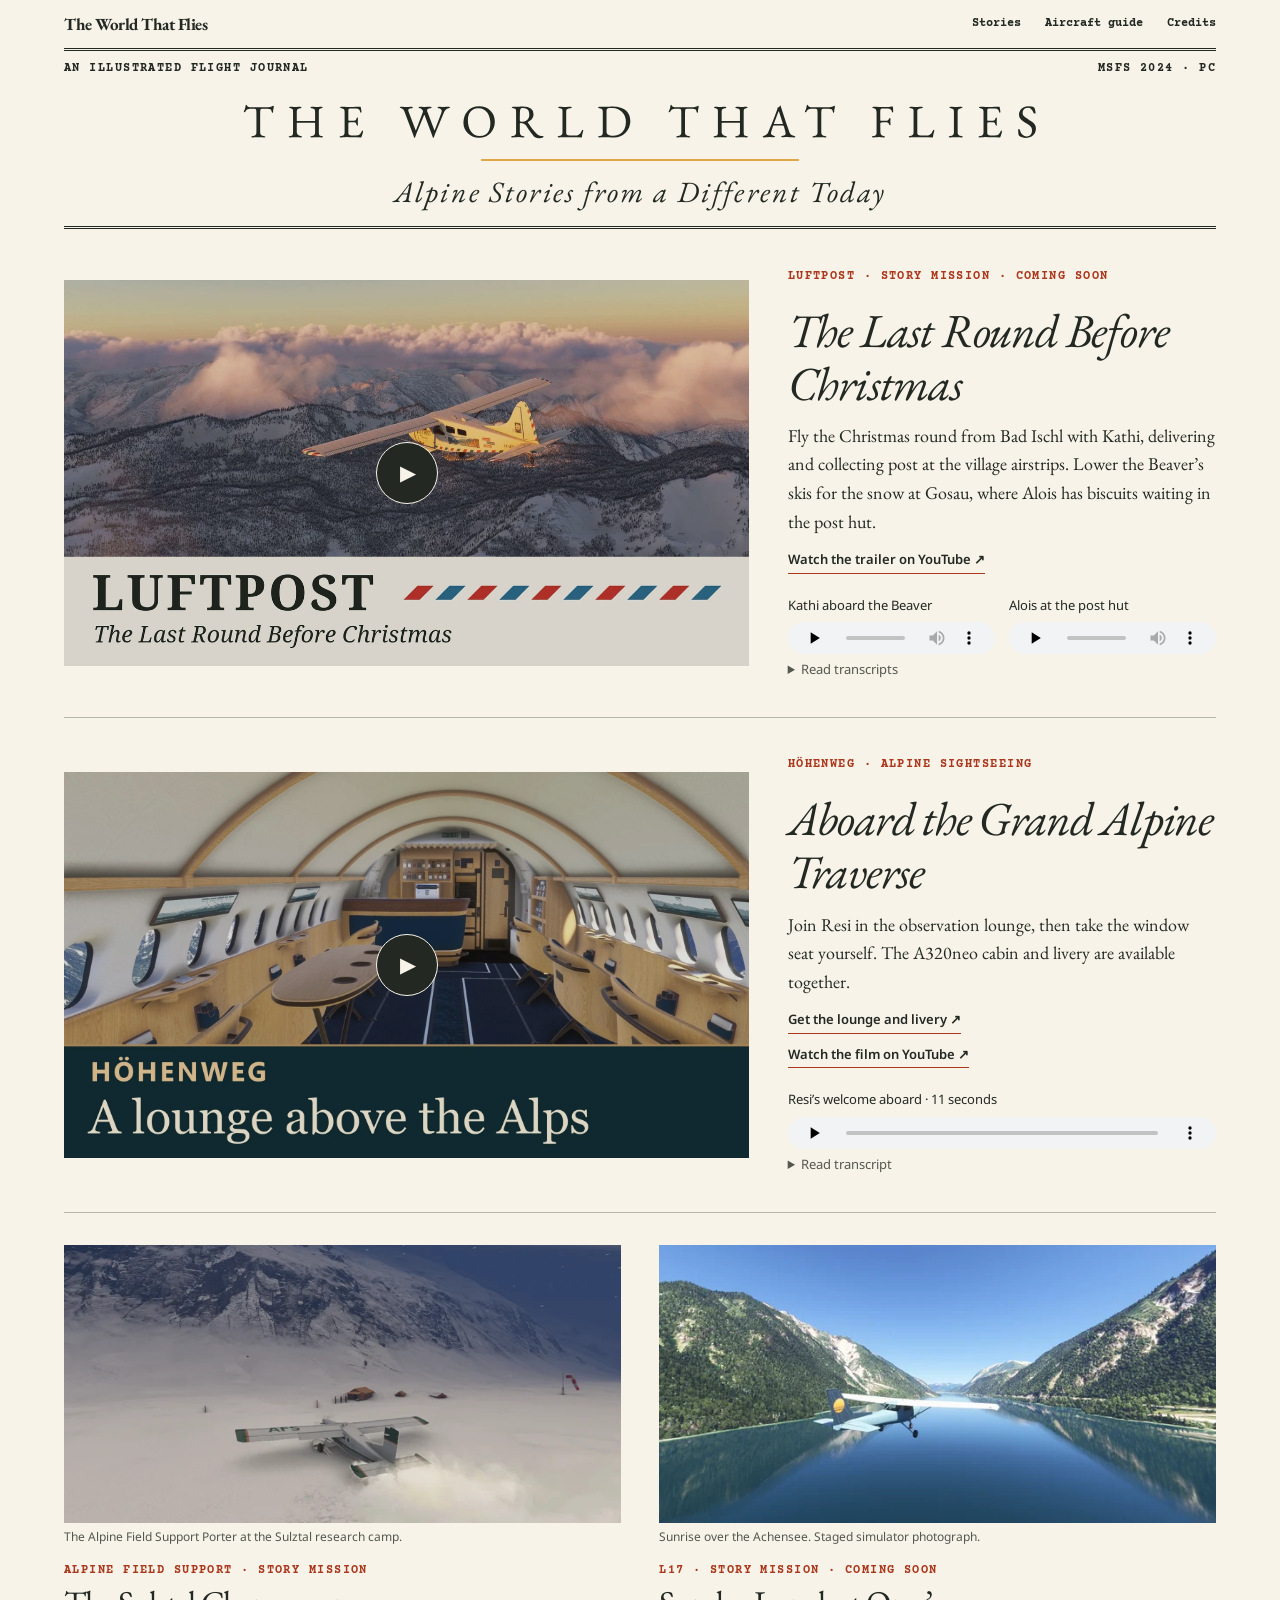
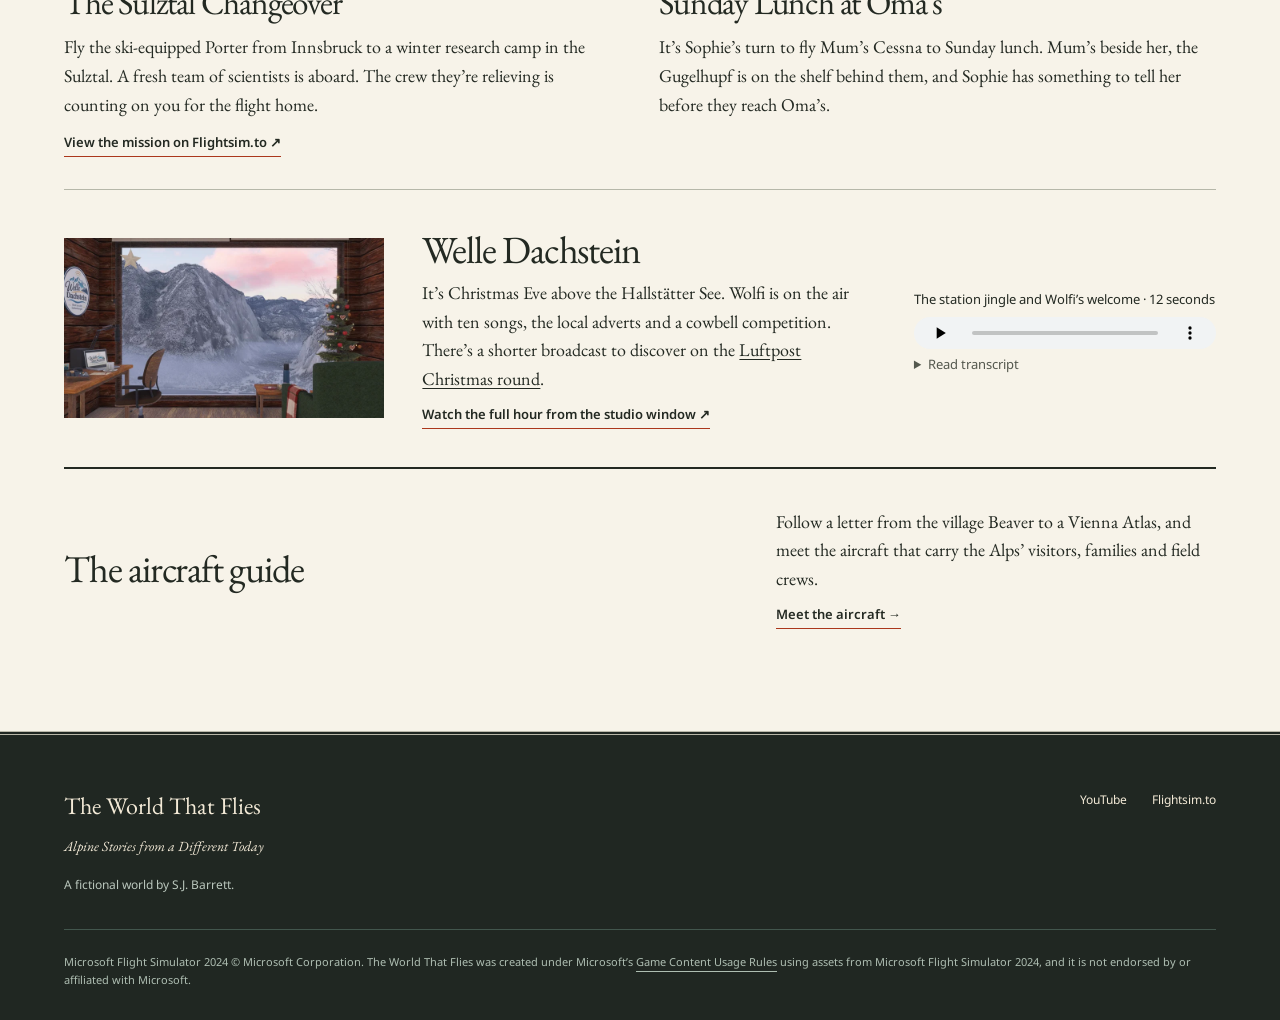
<file: index.html>
<!doctype html>
<html lang="en"><head>
  <meta charset="utf-8"><meta name="viewport" content="width=device-width, initial-scale=1">
  <meta name="description" content="Alpine stories for Microsoft Flight Simulator 2024. Preview the upcoming Luftpost story mission, explore the HÖHENWEG sightseeing lounge and meet the aircraft."><link rel="canonical" href="https://theworldthatflies.com/">
  <meta property="og:type" content="website">
  <meta property="og:site_name" content="The World That Flies">
  <meta property="og:title" content="Alpine Stories from a Different Today · The World That Flies">
  <meta property="og:description" content="Alpine stories for Microsoft Flight Simulator 2024. Preview the upcoming Luftpost story mission, explore the HÖHENWEG sightseeing lounge and meet the aircraft.">
  <meta property="og:url" content="https://theworldthatflies.com/">
  <meta property="og:image" content="https://theworldthatflies.com/assets/first-edition-share.jpg">
  <meta property="og:image:alt" content="The Luftpost Beaver over snowy Alpine ridges at sunset">
  <meta name="twitter:card" content="summary_large_image">
  <title>Alpine Stories from a Different Today · The World That Flies</title>
  <link rel="icon" href="/favicon-plane.png" sizes="64x64" type="image/png">
  <link rel="stylesheet" href="/style.css"><link rel="stylesheet" href="/journal.css"><link rel="stylesheet" href="./edition.css">
  <script defer src="/script.js"></script></head><body>
  <a class="skip" href="#main">Skip to content</a>
  <header class="site-header"><a class="brand" href="./">The World That Flies</a><nav aria-label="Main navigation"><a href="./#stories">Stories</a><a href="./aircraft/">Aircraft guide</a><a href="./#credits">Credits</a></nav></header>
<main id="main"><div class="journal-mast" id="world">
  <div class="imprint"><span>An illustrated flight journal</span><span>MSFS 2024 · PC</span></div>
  <h1><img src="/assets/journal-wordmark.svg" width="927" height="41" alt="The World That Flies"></h1>
  <p>Alpine Stories from a Different Today</p>
</div>
<div class="edition" id="stories">
  <article class="feature-film" id="films"><div class="video" data-video="kfa1qnIf0CE" data-title="Luftpost trailer"><button class="play" type="button" aria-label="Play the Luftpost trailer"><img class="" src="/assets/luftpost-trailer.webp" alt="The postal Beaver flying over snowy ridges at sunset" loading="lazy" decoding="async"><span class="play-symbol" aria-hidden="true">▶</span></button></div>
    <div><p class="eyebrow">Luftpost · Story mission · Coming soon</p><h2 id="luftpost">The Last Round Before Christmas</h2>
    <p>Fly the Christmas round from Bad Ischl with Kathi, delivering and collecting post at the village airstrips. Lower the Beaver’s skis for the snow at Gosau, where Alois has biscuits waiting in the post hut.</p>
    <a class="text-link" href="https://www.youtube.com/watch?v=kfa1qnIf0CE">Watch the trailer on YouTube ↗</a>
    <div class="cast-clips" id="luftpost-voices">
      <div><span id="voice-kathi">Kathi aboard the Beaver</span>
        <audio controls preload="none" aria-labelledby="voice-kathi" src="/assets/audio/luftpost-kathi.wav"><a href="/assets/audio/luftpost-kathi.wav">Listen to Kathi</a></audio></div>
      <div><span id="voice-alois">Alois at the post hut</span>
        <audio controls preload="none" aria-labelledby="voice-alois" src="/assets/audio/luftpost-alois.wav"><a href="/assets/audio/luftpost-alois.wav">Listen to Alois</a></audio></div>
    </div>
    <details class="cast-transcripts"><summary>Read transcripts</summary>
      <p><strong>Kathi</strong> “That basket’s mine. It goes out empty every Christmas Eve. It never comes home that way.”</p>
      <p><strong>Alois</strong> “There’s a plate of biscuits on the table. Help yourselves. My wife baked enough for the whole valley.”</p>
    </details></div></article>
  <article class="feature-film"><div class="video" data-video="wxGHtUN8f_w" data-title="HÖHENWEG"><button class="play" type="button" aria-label="Play HÖHENWEG"><img class="" src="/assets/film-hohenweg.webp" alt="HÖHENWEG" loading="lazy" decoding="async"><span class="play-symbol" aria-hidden="true">▶</span></button></div>
    <div><p class="eyebrow">HÖHENWEG · Alpine sightseeing</p><h2>Aboard the Grand Alpine Traverse</h2>
    <p>Join Resi in the observation lounge, then take the window seat yourself. The A320neo cabin and livery are available together.</p>
    <a class="text-link" href="https://flightsim.to/addon/119458/hohenweg-bergrundfluge-livery-with-alpine-flightseeing-lounge-for-the-a320">Get the lounge and livery ↗</a>
    <a class="text-link" href="https://www.youtube.com/watch?v=wxGHtUN8f_w">Watch the film on YouTube ↗</a>
    <div class="cast-clips" id="welcome-aboard">
      <div><span id="resi-welcome">Resi’s welcome aboard · 11 seconds</span>
        <audio controls preload="none" aria-labelledby="resi-welcome" src="/assets/audio/hohenweg-welcome.wav"><a href="/assets/audio/hohenweg-welcome.wav">Listen to Resi’s welcome</a></audio></div>
    </div>
    <details class="cast-transcripts"><summary>Read transcript</summary>
      <p><em>Instrumental music plays.</em> “Whether you’re joining us in Vienna, Innsbruck, Verona, Sion or Nice, welcome aboard HÖHENWEG’s Grand Alpine Traverse.”</p>
    </details></div></article>
  <div class="endnotes">
    <article id="sulztal"><figure><a href="/assets/photographs/sulztal-afs-camp.webp"><img src="/assets/photographs/sulztal-afs-camp-small.webp" width="800" height="400" loading="lazy" alt="Snow billows behind the green-and-white AFS Porter, with the camp tents and windsock ahead."></a><figcaption>The Alpine Field Support Porter at the Sulztal research camp.</figcaption></figure>
      <p class="eyebrow">Alpine Field Support · Story mission</p><h2>The Sulztal Changeover</h2>
      <p>Fly the ski-equipped Porter from Innsbruck to a winter research camp in the Sulztal. A fresh team of scientists is aboard. The crew they’re relieving is counting on you for the flight home.</p>
      <a class="text-link" href="https://flightsim.to/addon/116086/alpine-stories-the-sulztal-changeover">View the mission on Flightsim.to ↗</a>
    </article>
    <article id="l17"><figure><a href="/assets/photographs/achensee.webp"><img src="/assets/photographs/achensee-small.webp" width="1400" height="700" loading="lazy" alt="Sunrise, a Cessna 152, flying along the Achensee"></a><figcaption>Sunrise over the Achensee. Staged simulator photograph.</figcaption></figure>
      <p class="eyebrow">L17 · Story mission · Coming soon</p><h2>Sunday Lunch at Oma’s</h2>
      <p>It’s Sophie’s turn to fly Mum’s Cessna to Sunday lunch. Mum’s beside her, the Gugelhupf is on the shelf behind them, and Sophie has something to tell her before they reach Oma’s.</p>
    </article>
  </div>
  <section class="radio-feature" id="welle-dachstein" aria-labelledby="station-title">
    <img class="station-still" src="/assets/welle-studio-window.webp" width="800" height="450" loading="lazy" decoding="async" alt="Inside the Welle Dachstein hut, the radio desk and Christmas tree frame a pink dawn over the snowy valley.">
    <div><h2 id="station-title">Welle Dachstein</h2>
      <p>It’s Christmas Eve above the Hallstätter See. Wolfi is on the air with ten songs, the local adverts and a cowbell competition. There’s a shorter broadcast to discover on the <a href="#luftpost">Luftpost Christmas round</a>.</p>
      <a class="text-link" href="https://www.youtube.com/watch?v=8CPHGSbezYY">Watch the full hour from the studio window ↗</a>
    </div>
    <div><div class="cast-clips"><div><span id="station-welcome">The station jingle and Wolfi’s welcome · 12 seconds</span>
      <audio controls preload="none" aria-labelledby="station-welcome" src="/assets/audio/welle-sign-on.mp3"><a href="/assets/audio/welle-sign-on.mp3">Listen to the sign-on</a></audio></div></div>
      <details class="cast-transcripts"><summary>Read transcript</summary>
        <p><em>Sung jingle:</em> “Welle Dachstein.”</p>
        <p><strong>Wolfi</strong> “Welle Dachstein. Good to have you. Put the kettle on and leave the shovel where it is. We’ll take it from here.”</p>
      </details>
    </div>
  </section>
  <section class="aircraft-guide" id="aircraft-guide" aria-labelledby="guide-title"><h2 id="guide-title">The aircraft guide</h2>
    <div><p>Follow a letter from the village Beaver to a Vienna Atlas, and meet the aircraft that carry the Alps’ visitors, families and field crews.</p><a class="text-link" href="./aircraft/">Meet the aircraft →</a></div>
  </section>
</div></main><footer id="credits"><div><p class="footer-brand">The World That Flies</p><p>Alpine Stories from a Different Today</p><p class="fine">A fictional world by S.J. Barrett.</p></div>
<div class="footer-links"><a href="https://www.youtube.com/@the_world_that_flies">YouTube</a><a href="https://flightsim.to/profile/the-world-that-flies">Flightsim.to</a></div>
<p class="footer-note">Microsoft Flight Simulator 2024 © Microsoft Corporation. The World That Flies was created under Microsoft’s <a href="https://www.xbox.com/en-US/developers/rules">Game Content Usage Rules</a> using assets from Microsoft Flight Simulator 2024, and it is not endorsed by or affiliated with Microsoft.</p></footer></body></html>
</file>
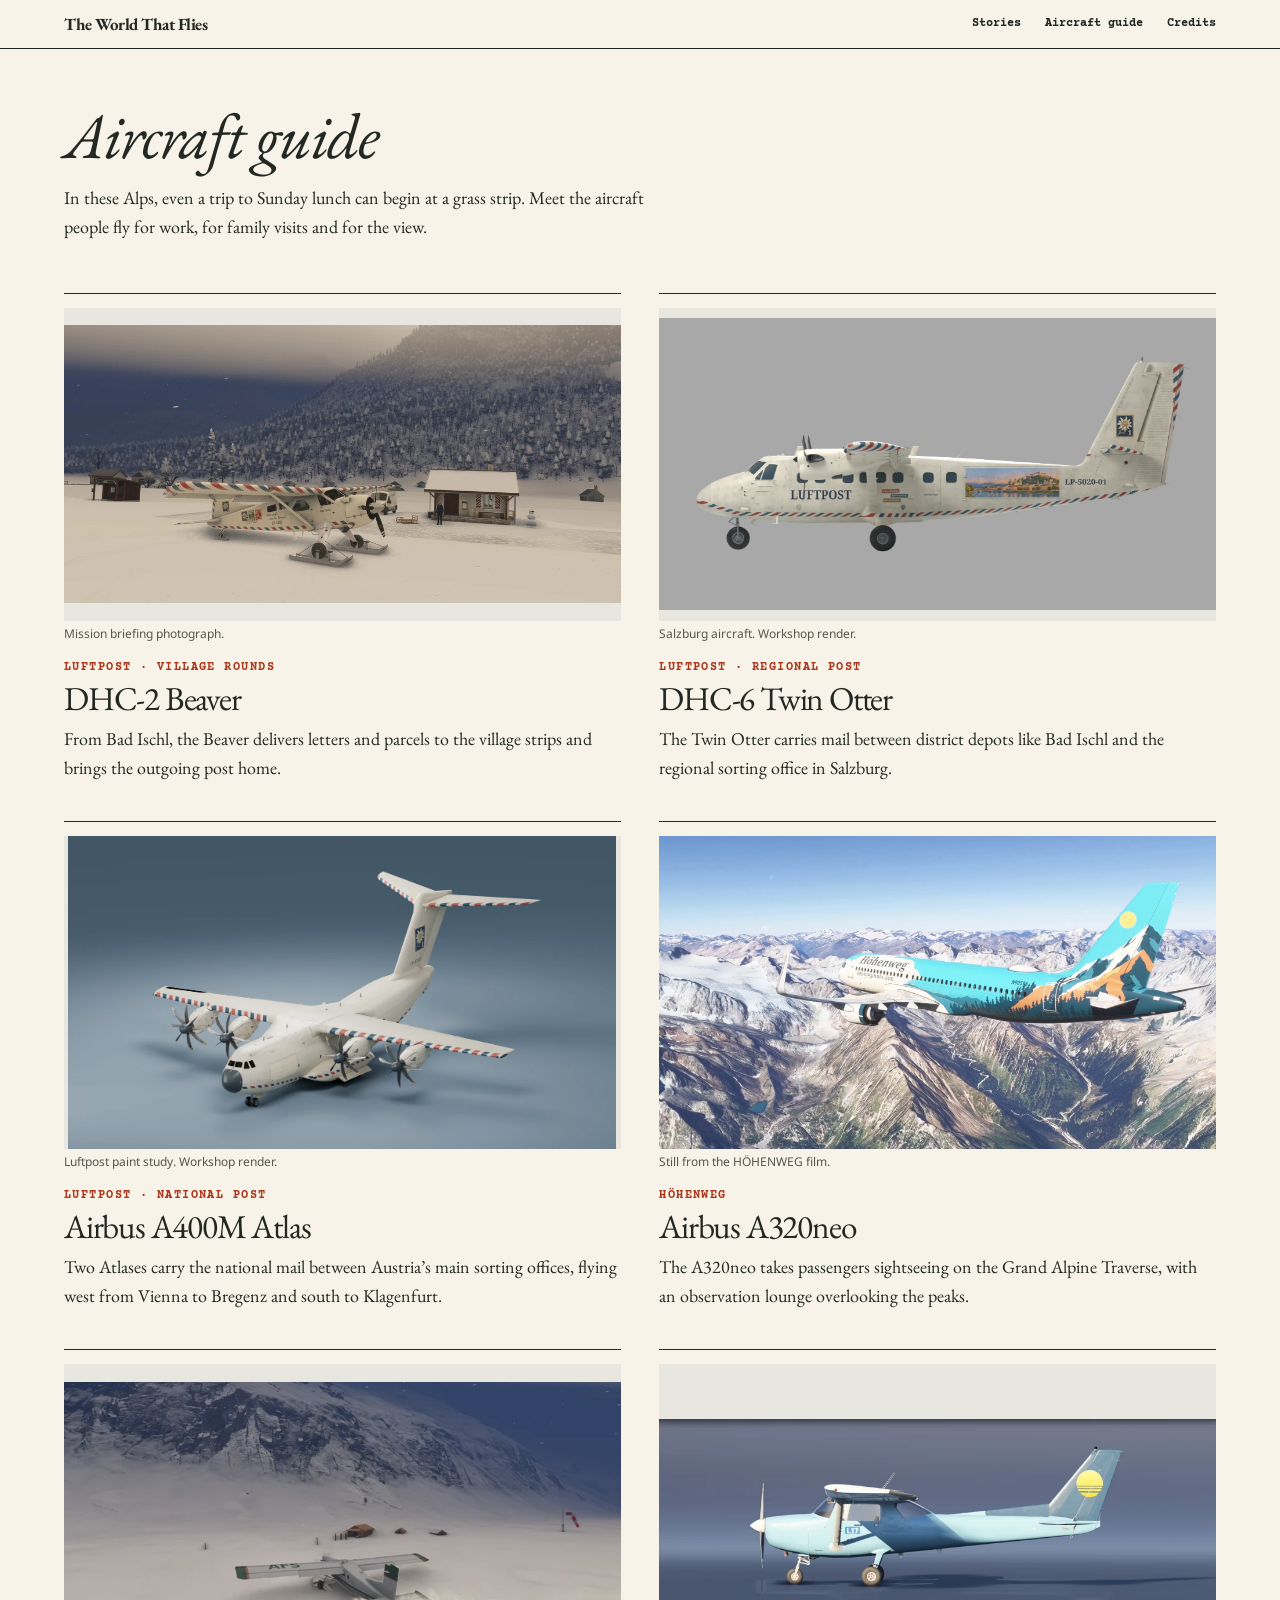
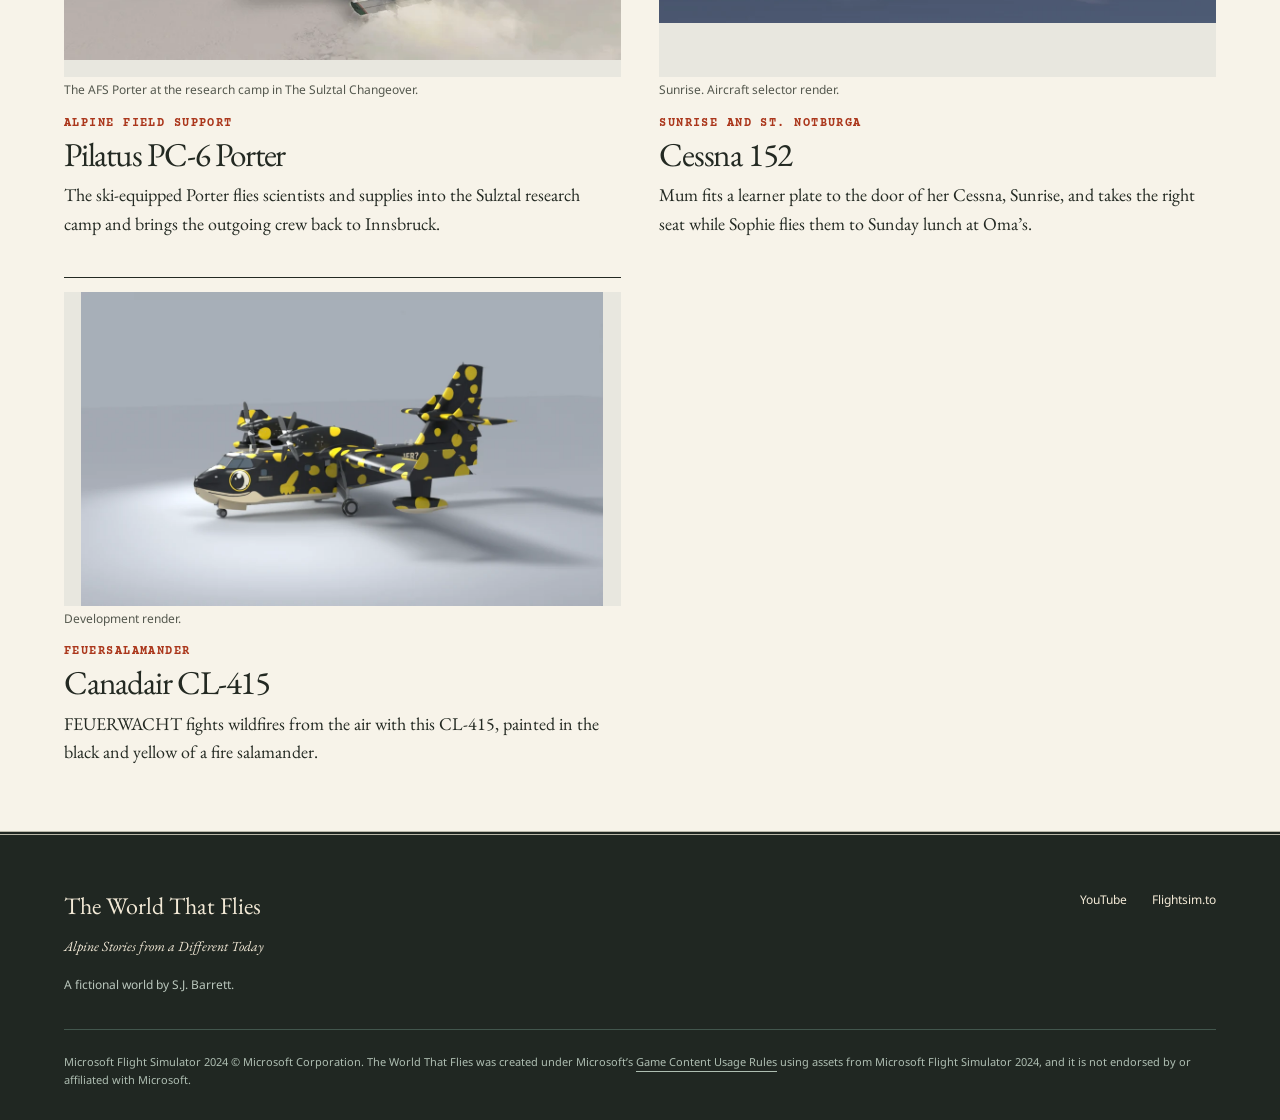
<file: aircraft/index.html>
<!doctype html>
<html lang="en"><head>
  <meta charset="utf-8"><meta name="viewport" content="width=device-width, initial-scale=1">
  <meta name="description" content="Seven aircraft at work in a fictional Alpine present."><link rel="canonical" href="https://theworldthatflies.com/aircraft/">
  <meta property="og:type" content="website">
  <meta property="og:site_name" content="The World That Flies">
  <meta property="og:title" content="Aircraft guide · The World That Flies">
  <meta property="og:description" content="Seven aircraft at work in a fictional Alpine present.">
  <meta property="og:url" content="https://theworldthatflies.com/aircraft/">
  <meta property="og:image" content="https://theworldthatflies.com/assets/first-edition-share.jpg">
  <meta property="og:image:alt" content="The Luftpost Beaver over snowy Alpine ridges at sunset">
  <meta name="twitter:card" content="summary_large_image">
  <title>Aircraft guide · The World That Flies</title>
  <link rel="icon" href="/favicon-plane.png" sizes="64x64" type="image/png">
  <link rel="stylesheet" href="/style.css"><link rel="stylesheet" href="/journal.css"><link rel="stylesheet" href="../edition.css">
  <script defer src="/script.js"></script></head><body>
  <a class="skip" href="#main">Skip to content</a>
  <header class="site-header"><a class="brand" href="../">The World That Flies</a><nav aria-label="Main navigation"><a href="../#stories">Stories</a><a href="../aircraft/">Aircraft guide</a><a href="../#credits">Credits</a></nav></header>
<main id="main" class="edition"><header class="guide-heading"><h1>Aircraft guide</h1><p>In these Alps, even a trip to Sunday lunch can begin at a grass strip. Meet the aircraft people fly for work, for family visits and for the view.</p></header>
<div class="guide-grid">
  <article id="luftpost"><figure><a href="/assets/luftpost.webp"><img src="/assets/luftpost.webp" alt="The postal Beaver parked at a snowy post hut" loading="lazy"></a><figcaption>Mission briefing photograph.</figcaption></figure>
    <p class="eyebrow">Luftpost · Village rounds</p><h2>DHC-2 Beaver</h2><p>From Bad Ischl, the Beaver delivers letters and parcels to the village strips and brings the outgoing post home.</p></article>
  <article id="twin-otter"><figure><a href="/assets/luftpost-salzburg-otter.webp"><img src="/assets/luftpost-salzburg-otter.webp" alt="Port side of the Salzburg postal Twin Otter" loading="lazy"></a><figcaption>Salzburg aircraft. Workshop render.</figcaption></figure>
    <p class="eyebrow">Luftpost · Regional post</p><h2>DHC-6 Twin Otter</h2><p>The Twin Otter carries mail between district depots like Bad Ischl and the regional sorting office in Salzburg.</p></article>
  <article id="atlas"><figure><a href="/assets/luftpost-atlas.webp"><img src="/assets/luftpost-atlas.webp" alt="Luftpost Atlas seen from the forward quarter" loading="lazy"></a><figcaption>Luftpost paint study. Workshop render.</figcaption></figure>
    <p class="eyebrow">Luftpost · National post</p><h2>Airbus A400M Atlas</h2><p>Two Atlases carry the national mail between Austria’s main sorting offices, flying west from Vienna to Bregenz and south to Klagenfurt.</p></article>
  <article id="hohenweg"><figure><a href="/assets/hohenweg.webp"><img src="/assets/hohenweg.webp" alt="Turquoise HÖHENWEG airliner over the Alps" loading="lazy"></a><figcaption>Still from the HÖHENWEG film.</figcaption></figure>
    <p class="eyebrow">HÖHENWEG</p><h2>Airbus A320neo</h2><p>The A320neo takes passengers sightseeing on the Grand Alpine Traverse, with an observation lounge overlooking the peaks.</p></article>
  <article id="afs"><figure><a href="/assets/photographs/sulztal-afs-camp.webp"><img src="/assets/photographs/sulztal-afs-camp-small.webp" alt="The green-and-white Alpine Field Support Porter on skis at the Sulztal camp" loading="lazy"></a><figcaption>The AFS Porter at the research camp in The Sulztal Changeover.</figcaption></figure>
    <p class="eyebrow">Alpine Field Support</p><h2>Pilatus PC-6 Porter</h2><p>The ski-equipped Porter flies scientists and supplies into the Sulztal research camp and brings the outgoing crew back to Innsbruck.</p></article>
  <article id="sunrise"><figure><a href="/assets/sunrise.webp"><img src="/assets/sunrise.webp" alt="Lake-blue Sunrise Cessna 152 in profile" loading="lazy"></a><figcaption>Sunrise. Aircraft selector render.</figcaption></figure>
    <p class="eyebrow">Sunrise and St. Notburga</p><h2>Cessna 152</h2><p>Mum fits a learner plate to the door of her Cessna, Sunrise, and takes the right seat while Sophie flies them to Sunday lunch at Oma’s.</p></article>
  <article id="feuersalamander"><figure><a href="/assets/salamander.webp"><img src="/assets/salamander.webp" alt="Black-and-yellow Feuersalamander amphibian" loading="lazy"></a><figcaption>Development render.</figcaption></figure>
    <p class="eyebrow">Feuersalamander</p><h2>Canadair CL-415</h2><p>FEUERWACHT fights wildfires from the air with this CL-415, painted in the black and yellow of a fire salamander.</p></article>
</div></main><footer id="credits"><div><p class="footer-brand">The World That Flies</p><p>Alpine Stories from a Different Today</p><p class="fine">A fictional world by S.J. Barrett.</p></div>
<div class="footer-links"><a href="https://www.youtube.com/@the_world_that_flies">YouTube</a><a href="https://flightsim.to/profile/the-world-that-flies">Flightsim.to</a></div>
<p class="footer-note">Microsoft Flight Simulator 2024 © Microsoft Corporation. The World That Flies was created under Microsoft’s <a href="https://www.xbox.com/en-US/developers/rules">Game Content Usage Rules</a> using assets from Microsoft Flight Simulator 2024, and it is not endorsed by or affiliated with Microsoft.</p></footer></body></html>
</file>
<file: style.css>
:root{--ink:#18322f;--muted:#54625b;--paper:#f2efe5;--cream:#f3ead7;--dark:#142d2b;--gold:#bc9855;--line:#c9ccbd;--serif:Georgia,'Times New Roman',serif;--sans:Arial,Helvetica,sans-serif}*{box-sizing:border-box}html{scroll-behavior:smooth;scroll-padding-top:105px}body{margin:0;color:var(--ink);background:var(--paper);font:16px/1.7 var(--sans)}img{display:block;max-width:100%;height:auto}a{color:inherit;text-underline-offset:5px}button{font:inherit}a,button{-webkit-tap-highlight-color:transparent}a:focus-visible,button:focus-visible{outline:3px solid #c78a25;outline-offset:6px}h1,h2,h3,p,figure{margin:0}h1,h2,h3{font-family:var(--serif);font-weight:400;line-height:1.12}h1{font-size:clamp(46px,5vw,76px);letter-spacing:-2px}h2{font-size:clamp(36px,3.7vw,55px);letter-spacing:-1.2px}h3{font-size:30px}h1 em,h2 em{font-weight:400;color:#7e6744}p+p{margin-top:1em}p{max-width:66ch}a{transition:color .15s}a:hover{color:#967536}.site-header{display:flex;align-items:center;justify-content:space-between;gap:30px;padding:20px 4.5%;background:var(--paper);border-bottom:1px solid var(--line)}.brand{font-family:var(--serif);font-size:17px;letter-spacing:2px;text-decoration:none;line-height:1.35}.brand span{display:block;font-size:12px;font-style:italic;letter-spacing:.25px;margin-top:5px}.site-header nav{display:flex;gap:30px;align-items:center;flex-wrap:wrap;font-size:13px}.site-header nav a{text-decoration:none}.site-header nav a:hover,.site-header nav a[aria-current]{text-decoration:underline;text-decoration-color:var(--gold)}.skip{position:absolute;left:15px;top:-80px;background:white;padding:12px;z-index:20}.skip:focus{top:10px}.masthead{background:#000;color:var(--cream);padding:33px 24px 30px;text-align:center}.wordmark{width:min(660px,90%);aspect-ratio:1536/150;position:relative;overflow:hidden;margin:auto}.wordmark img{position:absolute;width:100%;max-width:none;top:-230%}.masthead p{margin:5px auto 0;font-family:var(--serif);font-style:italic;font-size:19px;letter-spacing:.5px}.hero{display:grid;grid-template-columns:.9fr 1.2fr;background:var(--dark);color:var(--cream);min-height:520px}.hero-copy{padding:64px 12% 64px 10%;align-self:center}.hero h1{font-size:clamp(43px,4.2vw,66px);margin:18px 0 28px}.hero h1 em{color:#dbc297}.hero p{font-size:16px;color:#d9dfd3}.hero .eyebrow{color:#d8be89}.hero-photo{position:relative;min-width:0;overflow:hidden}.hero-photo img{width:100%;height:100%;object-fit:cover;object-position:57% center}.hero-photo figcaption{position:absolute;bottom:0;left:0;right:0;padding:40px 28px 20px;background:linear-gradient(transparent,rgba(0,0,0,.65));color:#fff;font-size:12px;letter-spacing:.5px}.eyebrow{text-transform:uppercase;letter-spacing:2.1px;font:11px/1.65 var(--sans);font-weight:600;margin-bottom:18px}.actions{display:flex;gap:12px;flex-wrap:wrap;margin-top:30px}.button{display:inline-flex;gap:22px;justify-content:space-between;align-items:center;background:var(--ink);color:var(--cream);padding:13px 20px;text-decoration:none;font-size:13px;border:1px solid var(--ink);line-height:1.5}.button:hover{background:#2c4c45;color:white}.button.secondary{background:transparent;color:var(--ink);border-color:#819087}.hero .button{background:var(--cream);color:var(--ink);border-color:var(--cream)}.hero .button.secondary{background:transparent;color:var(--cream);border-color:#82938a}.section{padding:80px max(5%,calc((100vw - 1260px)/2));scroll-margin-top:24px}.intro{padding-top:90px;padding-bottom:90px}.intro-grid,.story-grid{display:grid;grid-template-columns:1fr 1fr;gap:9%}.lead{font-family:var(--serif);font-size:25px;line-height:1.5;margin-bottom:20px}.section-heading{display:flex;justify-content:space-between;align-items:end;gap:35px;margin-bottom:38px}.section-heading>p{font-size:14px;line-height:1.7;color:var(--muted)}.dark{background:var(--dark);color:var(--cream)}.dark .eyebrow{color:#cfb37c}.dark .section-heading>p{color:#c1cfc5}.film-grid{display:grid;grid-template-columns:1fr 1fr;gap:36px}.video{aspect-ratio:16/9;background:#000;overflow:hidden}.play{position:relative;width:100%;height:100%;display:block;border:0;padding:0;cursor:pointer;color:white;background:#000}.play img{width:100%;height:100%;object-fit:cover;opacity:.87;transition:opacity .2s,transform .3s}.play:hover img{opacity:1;transform:scale(1.015)}.play-symbol{position:absolute;top:50%;left:50%;transform:translate(-50%,-50%);width:62px;height:62px;display:grid;place-items:center;background:#f3ead7ed;color:#18322f;border-radius:50%;font-size:21px;padding-left:3px}.play-label{position:absolute;bottom:0;left:0;right:0;text-align:left;padding:26px 22px 12px;background:linear-gradient(transparent,#000a);font-size:12px;letter-spacing:1px}.video iframe{width:100%;height:100%;border:0}.film-copy{padding-top:24px}.film-copy h3{font-size:30px}.film-copy p{font-size:14px;color:#cad6cc;margin:10px 0 15px}.text-link{font-size:13px;font-weight:600;text-decoration:none;border-bottom:1px solid var(--gold);padding-bottom:3px}.dark .text-link{color:var(--cream)}.video-note{display:block;font-size:10px;color:#b5c0b8;margin-top:12px}.film-single{max-width:1000px;margin:auto}.works{display:grid;grid-template-columns:1fr 1fr;gap:38px}.work{text-decoration:none;display:block}.work:hover{color:var(--ink)}.work>img{aspect-ratio:16/9;object-fit:cover}.work>div{padding:24px 0 0}.work h3{margin:13px 0 8px}.work p{font-size:15px;margin-bottom:20px}.status{display:block;text-transform:uppercase;letter-spacing:1.3px;font-size:10px;font-weight:bold;color:#476254}.status.pending{color:#806138}.feature{display:grid;grid-template-columns:1.2fr 1fr;background:#e5e3d8}.feature-image img{width:100%;height:100%;object-fit:cover}.feature-copy{padding:65px 13% 65px 10%;border-top:5px solid transparent;border-image:repeating-linear-gradient(120deg,#a74c42 0 12px,#f3ead7 12px 24px,#345568 24px 36px,#f3ead7 36px 48px) 5}.feature-copy h2{font-size:64px}.subtitle{font:italic 25px/1.5 var(--serif);margin-top:13px;margin-bottom:26px}.feature-copy>p:not(.eyebrow):not(.subtitle){font-size:15px}.feature-copy .button{margin-top:26px}.atlas-invitation{display:grid;grid-template-columns:1fr 1fr;gap:70px;align-items:center}.atlas-invitation p:not(.eyebrow){margin:22px 0}.atlas-invitation img{width:100%;mix-blend-mode:multiply}.work-intro{padding-bottom:50px}.back{font-size:12px;text-decoration:none;display:inline-block;margin-bottom:32px}.work-intro .subtitle{margin-bottom:0}.wide-photo{height:min(55vw,620px);min-height:240px;overflow:hidden}.wide-photo img{width:100%;height:100%;object-fit:cover}.photo-note{font-size:11px;color:var(--muted);padding:12px 5%;max-width:none}.story-grid .lead{margin-top:0}.release-grid{display:grid;grid-template-columns:1fr 1fr;gap:40px;margin-top:35px}.release{padding:32px;border:1px solid var(--line)}.release h3{margin:15px 0 22px}.release p{font-size:15px}.release-note{border-left:2px solid var(--gold);padding:0 0 0 18px}.fine{font-size:12px!important;color:var(--muted);margin-top:22px}.release .button{margin:10px 0 8px}dl{margin:25px 0;font-size:14px}dt{font-size:10px;font-weight:bold;text-transform:uppercase;letter-spacing:1px;margin-top:15px}dd{margin:2px 0 0}.related{border-top:1px solid var(--line);padding-top:34px;padding-bottom:34px;display:flex;justify-content:space-between;gap:20px;flex-wrap:wrap}.related p{font-size:14px}.journey-details{display:grid;grid-template-columns:1fr 1fr;gap:8%}.journey-details ol{margin:0;padding:0;list-style:none;counter-reset:stops}.journey-details li{counter-increment:stops;position:relative;padding:0 0 26px 52px}.journey-details li:before{content:'0' counter(stops);position:absolute;left:0;color:#8c7245;font-family:var(--serif);font-size:24px}.journey-details li p{font-size:14px;margin-top:7px}.release-banner{background:#e4e6db;display:flex;align-items:center;justify-content:space-between;gap:50px}.release-banner h2{margin:20px 0}.release-banner>div{max-width:750px}.release-banner>.button{flex-shrink:0}.atlas-heading{max-width:1100px;padding-bottom:45px}.atlas-heading .lead{margin-top:30px}.atlas-heading>p:last-child{font-size:15px}.atlas-nav{display:flex;flex-wrap:wrap;gap:18px 30px;padding:22px 5%;border-block:1px solid var(--line);background:#e6e7dc}.atlas-nav a{font-size:12px;text-decoration:none}.atlas-nav span{font-family:var(--serif);color:#876a3a;margin-right:5px}.aircraft-entry{border-bottom:1px solid var(--line)}.entry-title{display:flex;gap:24px;align-items:center;margin-bottom:35px}.entry-number{font:italic 60px/1 var(--serif);color:#a99a78}.entry-title .eyebrow{margin-bottom:8px}.aircraft-model{font-family:var(--serif);font-size:21px;margin-top:10px}.entry-grid{display:grid;grid-template-columns:1.1fr 1fr;gap:7%}.entry-grid figure img{width:100%;aspect-ratio:1.55;object-fit:contain;background:#dce0db}.entry-grid figcaption{font-size:11px;color:var(--muted);margin-top:10px}.motto{font:italic 28px/1.4 var(--serif);margin-top:25px;color:#7e6744}.entry-prose h3{font-size:23px;margin:0 0 12px}.entry-prose p{font-size:15px;margin:0 0 25px}.entry-availability{border-top:1px solid var(--line);padding-top:24px}.entry-availability .status{margin-bottom:12px}.entry-availability p{font-size:12px}.about{max-width:1100px;margin:auto}.about .lead{margin-top:30px}.about h2{font-size:30px;margin:45px 0 20px}.about p{max-width:72ch}footer{padding:55px 5% 30px;background:#102724;color:var(--cream);display:grid;grid-template-columns:1fr auto;gap:24px}footer p{font-family:var(--serif);font-style:italic;font-size:14px}.footer-brand{font:24px var(--serif);text-decoration:none}footer .fine{font:12px var(--sans);color:#bac7bd;margin-top:18px}.footer-links{display:flex;gap:25px;flex-wrap:wrap;align-content:start;font-size:12px}.footer-links a{text-decoration:none}.footer-note{grid-column:1/-1;border-top:1px solid #42564d;padding-top:23px;margin-top:12px;font:11px/1.7 var(--sans);color:#aebeb2;max-width:none}
.l17-feature{background:#ece6d7}.l17-feature .feature-copy{border-image:none;border-top:1px solid var(--line)}.l17-feature .feature-image{display:flex;align-items:center;background:#dce0db}.l17-feature .feature-image img{height:auto;object-fit:contain}.aircraft-portrait{height:min(45vw,460px);background:#dce0db}.aircraft-portrait img{object-fit:contain}.atlas-heading>p:last-child{margin-top:30px}
@media(min-width:1700px){.hero-copy{padding-left:max(10%,calc((100vw - 1450px)/2))}.hero-photo{max-height:650px}}
@media(max-width:1000px){.site-header{gap:20px;align-items:start}.site-header nav{gap:12px 18px;justify-content:flex-end}.hero{grid-template-columns:1fr 1fr}.hero-copy{padding:42px 9%}.hero h1{font-size:46px}.hero-photo img{object-position:62% center}.section{padding:60px 5%}.feature-copy{padding:40px 8%}.feature-copy h2{font-size:52px}.release-banner{align-items:start;flex-direction:column;gap:25px}.atlas-invitation{gap:30px}.entry-grid{gap:4%}}
@media(max-width:680px){html{scroll-padding-top:20px}.site-header{display:block;padding:17px 6%}.brand{font-size:14px;letter-spacing:1.4px}.brand span{font-size:11px}.site-header nav{margin-top:18px;justify-content:flex-start;gap:13px 22px;font-size:12px}.masthead{padding:24px 12px}.wordmark{width:100%}.masthead p{font-size:15px;letter-spacing:0}.hero{display:flex;flex-direction:column}.hero-copy{padding:39px 6% 42px}.hero h1{font-size:49px;letter-spacing:-1.5px}.hero-photo{height:300px}.hero-photo img{object-position:center}.hero p{font-size:15px}.section{padding:50px 6%}.intro-grid,.story-grid,.film-grid,.works,.feature,.atlas-invitation,.release-grid,.journey-details,.entry-grid{grid-template-columns:1fr;gap:28px}.intro-grid>div{margin-top:7px}.section-heading{display:block}.section-heading>p{margin-top:18px}.film-grid{gap:40px}.feature-image{height:270px}.feature-copy{padding:40px 6%}.feature-copy h2{font-size:57px}.atlas-invitation{gap:28px}.atlas-invitation>a{order:-1}.work-intro h1{font-size:44px;letter-spacing:-1px}.wide-photo{height:300px}.subtitle{font-size:22px}.release{padding:25px}.entry-title{gap:15px}.entry-title h2{font-size:35px}.entry-number{font-size:46px}.entry-grid figure img{aspect-ratio:1.5}.entry-prose h3{margin-top:10px}.motto{font-size:25px}.atlas-heading h1{font-size:46px}.atlas-nav{padding:20px 6%;gap:12px 20px}.related{gap:12px}.release-banner .button{max-width:100%}footer{display:block;padding:40px 6% 25px}.footer-links{margin:30px 0;gap:20px}.footer-note{padding-top:22px}.lead{font-size:23px}h2{font-size:37px}.photo-note{padding:10px 6%}}
@media(prefers-reduced-motion:reduce){html{scroll-behavior:auto}*{transition:none!important}}

.cabin-section{background:#e8e5da}.cabin-section figure img,.entry-cabin figure img{width:100%;height:auto}.cabin-section figcaption,.entry-cabin figcaption,.aircraft-examples figcaption{font-size:12px;color:var(--muted);margin-top:10px}.cabin-details{display:grid;grid-template-columns:repeat(3,minmax(0,1fr));gap:26px;margin-top:35px}.cabin-details img{aspect-ratio:1.6;object-fit:contain;background:#142d2b}.cabin-reading{display:grid;grid-template-columns:1fr 1.3fr;gap:8%;align-items:center;margin:60px auto 0;max-width:1000px}.cabin-reading h3{margin-bottom:24px}.cabin-reading p{font-size:15px}.entry-cabin{margin-top:45px;border-top:1px solid var(--line);padding-top:30px}.entry-cabin-grid{display:grid;grid-template-columns:1fr 1fr;gap:28px}.entry-cabin-grid img{aspect-ratio:1.65;object-fit:contain;background:#142d2b}.aircraft-examples{display:grid;gap:30px;align-content:start}.aircraft-examples figure img{aspect-ratio:auto;background:transparent}.aircraft-examples a{display:block}.cabin-section a,.entry-cabin a{display:block}.cabin-section a:focus-visible,.entry-cabin a:focus-visible,.aircraft-examples a:focus-visible{outline:3px solid #c78a25;outline-offset:5px}
@media(max-width:680px){.cabin-details,.cabin-reading,.entry-cabin-grid{grid-template-columns:1fr;gap:28px}.cabin-reading{margin-top:38px}.cabin-reading figure{max-width:420px}.entry-cabin{margin-top:30px}.cabin-details img,.entry-cabin-grid img{aspect-ratio:auto}.aircraft-examples figure img{aspect-ratio:auto}}

.feature-jump{display:inline-block;margin-top:24px}.feature-list{background:#e9e8de}.feature-groups{display:grid;grid-template-columns:1fr 1fr;gap:46px 8%}.feature-groups article{border-top:1px solid #bdc3b3;padding-top:25px}.feature-groups h3{font-size:29px}.feature-groups dl{margin:22px 0 0}.feature-groups dt{font-size:15px;text-transform:none;letter-spacing:0;margin-top:23px;line-height:1.4}.feature-groups dd{font-size:14px;line-height:1.8;margin-top:8px}.aircraft-features{margin:30px 0;padding:24px;background:#e5e6da;border-left:2px solid var(--gold)}.aircraft-features ul{padding-left:19px;font-size:14px;line-height:1.7;margin:15px 0 20px}.aircraft-features li+li{margin-top:10px}.story-quote{display:grid;grid-template-columns:1.55fr 1fr;gap:8%;align-items:center;background:var(--dark);color:var(--cream)}.story-quote blockquote{margin:0}.story-quote blockquote p{font:italic 30px/1.5 var(--serif)}.story-quote blockquote footer{display:block;background:none;padding:20px 0 0;font:12px var(--sans);color:#d7c49f}.story-quote .eyebrow{color:#d7c49f}.quote-audio>p:first-child{font-size:14px;margin-bottom:13px}.quote-audio audio{display:block;width:100%;max-width:400px}.quote-audio .fine{color:#c6d0c6}.story-quote .quote-audio{min-width:0}
@media(max-width:680px){.feature-groups,.story-quote{grid-template-columns:1fr;gap:32px}.story-quote blockquote p{font-size:25px}.aircraft-features{padding:20px}}

.story-voices{background:var(--dark);color:var(--cream)}.story-voices .eyebrow,.story-voices .fine{color:#d7c49f}.story-voices .section-heading{margin-bottom:42px}.voices-grid{display:grid;grid-template-columns:repeat(auto-fit,minmax(260px,1fr));gap:38px}.voice-excerpt{display:flex;flex-direction:column;min-width:0;border-top:1px solid #65736a;padding-top:24px}.voice-excerpt h3{font:14px var(--sans);color:#d7c49f;margin:0 0 20px}.voice-excerpt blockquote{margin:0 0 28px}.voice-excerpt blockquote>p:not(.fine){font:italic 23px/1.5 var(--serif)}.voice-excerpt .quote-audio{margin-top:auto}.voice-excerpt .quote-audio .fine{font:12px/1.6 var(--sans);margin-top:12px}.voice-excerpt audio{width:100%}@media(max-width:680px){.voices-grid{grid-template-columns:1fr;gap:36px}.voice-excerpt blockquote>p:not(.fine){font-size:24px}}
.story-voices .section-heading>p{color:#c6d0c6}
</file>
<file: journal.css>
@font-face {
  font-family: 'EB Garamond';
  src: url('/assets/fonts/eb-garamond.woff2') format('woff2');
  font-style: normal;
  font-weight: 400 800;
  font-display: swap;
}

@font-face {
  font-family: 'EB Garamond';
  src: url('/assets/fonts/eb-garamond-italic.woff2') format('woff2');
  font-style: italic;
  font-weight: 400 800;
  font-display: swap;
}

@font-face {
  font-family: 'Courier Prime';
  src: url('/assets/fonts/courier-prime.woff2') format('woff2');
  font-style: normal;
  font-weight: 400;
  font-display: swap;
}

@font-face {
  font-family: 'Courier Prime';
  src: url('/assets/fonts/courier-prime-bold.woff2') format('woff2');
  font-style: normal;
  font-weight: 700;
  font-display: swap;
}

@font-face {
  font-family: 'Noto Sans';
  src: url('/assets/fonts/noto-sans.woff2') format('woff2');
  font-style: normal;
  font-weight: 400 700;
  font-display: swap;
}

/* The journal uses paper, ink and a vermilion spot colour throughout. */
:root {
  --paper: #f7f3e9;
  --ink: #232922;
  --muted: #54584e;
  --dark: #222922;
  --gold: #b44524;
  --line: #b6b7a9;
  --accent: #ab371c;
  --serif: 'EB Garamond', Georgia, serif;
  --mono: 'Courier Prime', 'Courier New', monospace;
  --sans: 'Noto Sans', Arial, sans-serif;
  --edge: max(5vw, calc((100vw - 1400px) / 2));
}
html {scroll-padding-top: 16px}
body {background:var(--paper); color:var(--ink); font:18px/1.6 var(--serif)}
button, select, figcaption, .photo-note, .video-note, .fine, .status, .button,
.play-label, .text-link, .footer-links, .release dl, .entry-availability, .skip {font-family:var(--sans)}
.site-header {padding:13px var(--edge); border-bottom:1px solid var(--ink)}
.site-header .brand {font: bold 17px var(--serif); letter-spacing:-.5px}
.site-header nav {gap:24px}
.site-header nav a, .back, .chapter-nav a, .imprint, .route,
.contents small, .flight-titles small, .eyebrow, .fleet-invite small {
  font: bold 12px/1.5 var(--mono);
}
.site-header:has(+main .journal-mast) {border:0}
.journal-mast, .cover-spread {margin-inline:var(--edge)}
.journal-mast {border-block:3px double var(--ink); text-align:center; padding:9px 0 11px}
.imprint {display:flex; justify-content:space-between; text-transform:uppercase; letter-spacing:.12em}
.journal-mast h1 {width:min(69%, 950px); margin:clamp(16px,2vw,30px) auto 0}
.journal-mast h1 img {display:block; width:100%; height:auto}
.journal-mast h1::after {content:""; display:block; width:40%; height:clamp(1px,.15vw,2px); margin:clamp(12px,1.6vw,23px) auto 0; background:#dea848}
.journal-mast p {font:italic clamp(18px,2.3vw,34px)/1.2 var(--serif); letter-spacing:.07em; margin:clamp(8px,1vw,14px) auto 6px}
.cover-spread {display:grid; grid-template-columns:minmax(0,2.35fr) minmax(230px,.85fr); gap:clamp(24px,3vw,50px); padding:28px 0 50px}
.cover-story[hidden] {display:none}
.cover-picture {display:block; aspect-ratio:1.68; position:relative; background:#373e3b; overflow:hidden}
.cover-picture img {width:100%; height:100%; object-fit:cover}
.cover-picture:after {content:""; position:absolute; inset:0; background:linear-gradient(180deg,#111c20c9,transparent 58%); pointer-events:none}
.cover-lettering {position:absolute; left:5%; top:7%; right:4%; z-index:1; color:#fff7e4}
.cover-lettering>span {text-transform:uppercase; color:#ffedbf; font:bold 12px var(--mono); letter-spacing:.19em}
.cover-lettering h2 {font:italic clamp(38px,5.5vw,88px)/.96 var(--serif); letter-spacing:-.025em; margin:12px 0; max-width:12ch}
.cover-open {position:absolute; right:16px; bottom:16px; z-index:1; display:grid; place-items:center; width:40px; height:40px; color:var(--ink); background:var(--paper); border-radius:50%; font-size:23px}
.cover-story.l17 .cover-picture img {object-fit:contain; object-position:center 85%}
.cover-caption {padding:15px 0 0; display:grid; grid-template-columns:minmax(120px,.8fr) 2fr; gap:6px 20px; align-items:start}
.route {color:var(--accent); text-transform:uppercase; letter-spacing:.08em}
.cover-caption p {font:19px/1.45 var(--serif)}
.cover-caption a {grid-column:2}
.cover-caption a,.editor-note a,.radio-spread a,.fleet-invite span {width:fit-content; font:bold 13px/2 var(--sans); text-decoration:underline; text-underline-offset:4px}
.contents {padding-left:22px; border-left:1px solid var(--line)}
.contents h2 {font:italic 32px/1.1 var(--serif); padding-bottom:14px; border-bottom:2px solid}
.contents-item {width:100%; display:flex; justify-content:space-between; align-items:center; gap:8px; text-align:left; background:transparent; color:var(--ink); padding:14px 5px; border:0; border-bottom:1px solid var(--line); text-decoration:none; cursor:pointer}
.contents-item strong,.contents-item small,.contents-item>span>span {display:block}
.contents-item strong {font:clamp(20px,2.05vw,32px)/1.1 var(--serif); letter-spacing:-.04em}
.contents-item small {color:var(--accent); font-size:10px; letter-spacing:.1em; text-transform:uppercase; margin-bottom:3px}
.contents-item>span>span {font:12px/1.5 var(--sans); margin-top:5px}
.contents-item[aria-pressed="true"] {color:var(--accent); border-bottom-color:var(--accent); box-shadow:inset 3px 0 var(--accent); padding-left:12px}
.contents-item:hover {background:#eae4d6}
.contents-arrow {font-size:22px}
.editor-note {margin-top:20px}
.editor-note p {font:italic 18px/1.4 var(--serif)}
.editor-note a {display:block; margin-top:8px}
.radio-spread {border-block:1px solid var(--ink); background:#e6dfcb; padding:36px var(--edge); display:grid; grid-template-columns:minmax(180px,.85fr) 1.6fr; gap:6%; align-items:center}
.radio-spread h2,.fleet-invite h2 {font-size:clamp(34px,3.6vw,58px); letter-spacing:-.05em}
.radio-spread p:not(.eyebrow) {font:18px/1.5 var(--serif); margin:12px 0}
.radio-spread audio {display:block; width:min(100%,460px); margin-block:15px 5px}
.dial {text-align:center; display:grid; justify-items:center; padding:28px; color:#f5ddaf; background:#30352d; border:7px double #b1a88b; box-shadow:inset 0 0 0 5px #30352d}
.dial i {width:100%; height:36px; background:linear-gradient(90deg,transparent 57%,#ff7446 57% 58%,transparent 58%),repeating-linear-gradient(90deg,#dfcf9d 0 1px,transparent 1px 4%); border-block:1px solid #ab9e7a}
.dial b {font:italic clamp(23px,3vw,46px) Georgia,serif; margin-top:12px}
.dial span {font:12px var(--mono); text-transform:uppercase; letter-spacing:.22em}
.section {padding-inline:var(--edge)}
.dark,.story-voices {background:#242b26}
.watch h2,.story-voices h2,.section-heading h2 {font-style:italic}
.fleet-invite {padding:60px var(--edge)}
.fleet-invite a {display:grid; grid-template-columns:1fr 1fr; gap:5%; align-items:center; text-decoration:none}
.fleet-invite img {width:100%; border:8px solid white; transform:rotate(-2deg); box-shadow:0 5px 14px #2222}
.fleet-invite h2 {margin:8px 0 18px}
.flight-cover {--plate:#e7c5a8; background:var(--plate); padding:32px var(--edge); display:grid; grid-template-columns:.84fr 1.3fr; gap:4%; align-items:center; border-bottom:1px solid var(--ink)}
.flight-cover.hohenweg {--plate:#c8ddd9}
.flight-cover.sulztal {--plate:#cdd8de}
.flight-cover.l17 {--plate:#f0dbaf}
.flight-titles .back {margin:0 0 28px}
.flight-titles .eyebrow {margin-bottom:10px}
.flight-titles h1 {font-size:clamp(38px,5.7vw,93px); line-height:.95; letter-spacing:-.065em}
.flight-titles .subtitle {font-size:clamp(22px,2.2vw,36px); line-height:1.15; margin:16px 0 23px}
.flight-titles .route {color:var(--ink); padding:12px 0 6px; border-top:1px solid #343b3555}
.flight-titles small {font-size:11px}
.flight-cover .wide-photo {width:100%; height:auto; min-height:0; aspect-ratio:1.75; background:#d5d9d1; border:6px solid #fffdf6; box-shadow:0 4px 9px #2222; transform:rotate(1deg)}
.chapter-nav,.atlas-nav {display:flex; flex-wrap:wrap; gap:10px 26px; padding:15px var(--edge); border-bottom:1px solid var(--line); background:var(--paper)}
.chapter-nav a,.atlas-nav a {text-decoration:underline; text-decoration-color:var(--line)}
.photo-note {padding:8px var(--edge)}
.eyebrow {color:var(--accent); letter-spacing:.12em}
.feature-list {background:#eae6da}
.feature-groups article {border-top:2px solid var(--ink)}
.feature-groups dt {font:600 18px/1.4 var(--serif)}
.feature-groups dd {font:17px/1.55 var(--serif)}
.voice-excerpt {border-top:2px solid #e3c99a}
.voice-excerpt blockquote>p:not(.fine) {line-height:1.35}
.atlas-heading {max-width:none; background:#dce3d9; border-bottom:3px double; padding-block:50px}
.atlas-heading h1 {font-style:italic; font-size:clamp(44px,7vw,110px); letter-spacing:-.055em}
.atlas-heading>p:last-child {font:20px/1.45 var(--serif); margin-top:16px}
.atlas-nav {border-top:0}
.entry-title {border-top:3px double var(--ink); padding-top:18px}
.entry-number {font:16px var(--mono); border:1px solid; color:var(--accent); padding:10px}
.aircraft-features {background:#ebe7da; border-left:3px solid var(--accent)}
.entry-grid figure img {border:6px solid #fff; box-shadow:0 3px 8px #2221}
.release-banner {background:#e1e5d6; border-top:3px double}
.about {max-width:1050px; padding-inline:6%; margin:0 auto}
.about h1 {font-style:italic}
.button,.play-symbol {background:var(--ink); color:var(--paper)}
.play-symbol {border:1px solid var(--paper)}
.text-link {border-color:var(--accent)}
body>footer {background:#202722; padding-inline:var(--edge); border-top:4px double #b9b7a9}
@media(max-width:850px) {
  .cover-spread {grid-template-columns:minmax(0,1.7fr) minmax(195px,.8fr); gap:20px}
  .cover-picture {aspect-ratio:1.14}
  .cover-caption {display:block}
  .cover-caption a {display:block}
  .cover-caption p {margin:8px 0}
  .contents {padding-left:16px}
}
@media(max-width:680px) {
  :root {--edge:5%}
  .site-header {display:flex; align-items:center; flex-wrap:wrap; gap:8px; padding-block:12px}
  .site-header nav {margin:0; gap:14px}
  .site-header nav a {font-size:11px}
  .imprint {font-size:9px}
  .journal-mast {padding-block:8px 12px}
  .journal-mast h1 {width:100%; margin-top:18px}
  .cover-spread {display:flex; flex-direction:column; gap:25px; padding:16px 0 30px}
  .cover-picture {aspect-ratio:1.35}
  .cover-lettering h2 {font-size:47px}
  .contents {padding:0; border:0}
  .contents-item {padding-block:11px}
  .contents-item strong {font-size:24px}
  .editor-note {margin:16px 0}
  .radio-spread,.fleet-invite a,.flight-cover {grid-template-columns:1fr; gap:20px}
  .dial {padding:14px 25px}
  .radio-spread {padding-block:26px}
  .fleet-invite {padding-block:35px}
  .flight-titles .back {margin-bottom:14px}
  .flight-cover {padding-block:18px 24px}
  .flight-titles h1 {font-size:clamp(37px,10vw,62px)}
  .chapter-nav {gap:9px 18px}
}
/* A photographic key to the field guide. */
.atlas-nav {display:grid; grid-template-columns:repeat(auto-fit,minmax(min(155px,100%),1fr)); gap:22px 14px; background:#dce3d9; padding-block:20px 30px}
.atlas-nav a {display:grid; grid-template-rows:auto 1fr auto; align-content:start; color:var(--ink); text-decoration:none}
.atlas-nav img {display:block; width:100%; aspect-ratio:1.75; object-fit:cover; border:4px solid #fffdf5}
.atlas-nav strong {font:21px/1.1 var(--serif); margin:8px 0 5px}
.atlas-nav small {font:bold 11px/1.3 var(--mono); color:var(--muted)}
.atlas-nav a:hover strong,.atlas-nav a:focus-visible strong {text-decoration:underline; text-underline-offset:3px}
@media(max-width:440px) {
  .atlas-nav {grid-template-columns:1fr 1fr}
  .atlas-nav strong {font-size:18px}
}

.film-excerpt {display:block; width:100%; height:auto; aspect-ratio:16 / 9; background:#222922}
.entry-grid figure:has(.film-excerpt) figcaption,.panorama-excerpt figcaption {color:var(--muted); font:14px/1.5 var(--sans); margin-top:10px}
.panorama-excerpt {margin:14px 0 0}

figure a[aria-haspopup="dialog"] {cursor:zoom-in; display:block}
.wide-photo > a {height:100%}
html:has(.photo-viewer[open]) {overflow:hidden}
.photo-viewer {box-sizing:border-box; inset:0; margin:auto; width:100%; height:100%; max-width:none; max-height:none; padding:clamp(12px,2.5vw,38px); border:0; background:transparent; color:white; cursor:zoom-out}
.photo-viewer::backdrop {background:rgb(12 18 16 / .95)}
.photo-viewer[open] {display:flex; flex-direction:column; gap:10px}
.photo-viewer button {align-self:flex-end; padding:9px 14px; background:transparent; color:white; border:1px solid #aaa; font:14px var(--sans); cursor:pointer}
.photo-viewer figure {flex:1; min-height:0; margin:0; display:grid; grid-template-rows:minmax(0,1fr) auto; gap:12px}
.photo-viewer img {width:100%; height:100%; object-fit:contain}
.photo-viewer figcaption {font:16px/1.4 var(--sans); text-align:center}

.photographic-section {border-top:1px solid var(--line)}
.photographic-section .section-heading {align-items:baseline}
.photographic-section .section-heading p {max-width:38ch}
.photographic-grid {display:grid; grid-template-columns:repeat(2,minmax(0,1fr)); gap:30px 22px}
.photographic-grid figure {margin:0; min-width:0}
.photographic-grid figure a {display:block; overflow:hidden}
.photographic-grid img {display:block; width:100%; height:auto; aspect-ratio:16/9; object-fit:cover}
.photographic-grid figcaption {margin-top:8px; font:16px/1.4 var(--sans)}
.teasers-photos {background:#202722; color:var(--paper)}
.teasers-photos .photographic-grid {grid-template-columns:repeat(3,minmax(0,1fr)); gap:12px}
.teasers-photos img {aspect-ratio:3/2}
@media(max-width:680px) {
  .photographic-grid {grid-template-columns:1fr; gap:20px}
  .teasers-photos .photographic-grid {grid-template-columns:1fr 1fr}
  .teasers-photos figure:first-child {grid-column:1/-1}
}

/* Luftpost route book and aircraft plate */
.postal-plate {margin:0; min-width:0}
.postal-plate img {display:block; width:100%; height:auto; border:6px solid var(--paper)}
.postal-plate figcaption {font:.9rem/1.4 var(--sans); margin-top:.65rem}
.postal-intro {max-width:68ch; margin-bottom:2.5rem}
.postal-rounds .postal-stops {font:1rem/1.55 var(--mono); margin-block:.65rem 1rem}
.postal-rounds h4 {font:600 1.15rem/1.4 var(--serif); margin-top:1.2rem}
.postal-rounds h4 + p {margin-block:.25rem .45rem}
</file>
<file: edition.css>
.edition {margin-inline:var(--edge); padding-bottom:clamp(38px,5vw,80px)}
.feature-film, .endnotes, .guide-grid {display:grid; gap:clamp(20px,3vw,50px)}
.feature-film {
  grid-template-columns:minmax(0,1.6fr) minmax(0,1fr);
  align-items:center;
  padding-block:clamp(24px,3vw,48px);
  border-bottom:1px solid var(--line);
}
.feature-film h2, .guide-heading h1 {font-style:italic}
.cast-clips {display:grid; grid-template-columns:repeat(auto-fit,minmax(min(100%,200px),1fr)); gap:8px 14px; margin-top:16px}
.cast-clips span, .cast-transcripts summary {font:13px/1.4 var(--sans)}
.cast-clips audio {display:block; width:100%; height:32px; margin-top:4px}
.cast-transcripts {margin-top:6px}
.cast-transcripts summary {width:fit-content; color:var(--muted); cursor:pointer}
.feature-film p:not(.eyebrow), .endnotes p {margin-block:12px}
.edition .text-link {display:table; margin-top:10px}
.endnotes, .guide-grid {grid-template-columns:repeat(2,minmax(0,1fr))}
.endnotes {padding-block:32px}
.endnotes figure img {display:block; width:100%; height:auto; aspect-ratio:2/1; object-fit:cover}
.endnotes figcaption {margin:6px 0 16px; font:12px/1.4 var(--sans); color:var(--muted)}
.endnotes .eyebrow {margin:0 0 4px}
.radio-feature, .aircraft-guide {display:grid; grid-template-columns:3fr 2fr; align-items:center; gap:clamp(18px,4vw,64px); padding-block:clamp(22px,3vw,40px)}
.radio-feature {grid-template-columns:minmax(0,320px) minmax(0,1fr); gap:12px clamp(18px,3vw,48px); border-top:1px solid var(--line)}
.station-still {display:block; width:100%; height:auto; grid-row:span 2}
.radio-feature h2, .aircraft-guide h2 {font-size:clamp(30px,3vw,46px)}
.radio-feature h2 {margin-bottom:8px}
.radio-feature p a {text-decoration:underline; text-underline-offset:.15em}
.radio-feature .cast-clips {margin-top:0}
.aircraft-guide {border-top:2px solid var(--ink)}
.endnotes h2, .guide-grid h2 {font-size:clamp(28px,2.6vw,40px)}
.guide-heading {padding-block:clamp(24px,4vw,60px)}
.guide-heading p {margin-top:12px}
.guide-grid article {border-top:1px solid var(--ink); padding-top:14px}
.guide-grid figure img {width:100%; aspect-ratio:16/9; object-fit:contain; background:#e8e7df}
.guide-grid figcaption {margin-block:5px 16px; font:12px/1.4 var(--sans); color:var(--muted)}
.guide-grid .eyebrow {margin-bottom:3px}
.guide-grid h2 {margin-bottom:8px}
@media(min-width:1100px) {
  .radio-feature {grid-template-columns:minmax(0,320px) minmax(0,1.5fr) minmax(0,1fr)}
  .station-still {grid-row:auto}
}
@media(max-width:700px) {
  .feature-film, .endnotes, .guide-grid, .radio-feature, .aircraft-guide {grid-template-columns:1fr}
  .station-still {grid-row:auto; max-width:400px}
}
</file>
